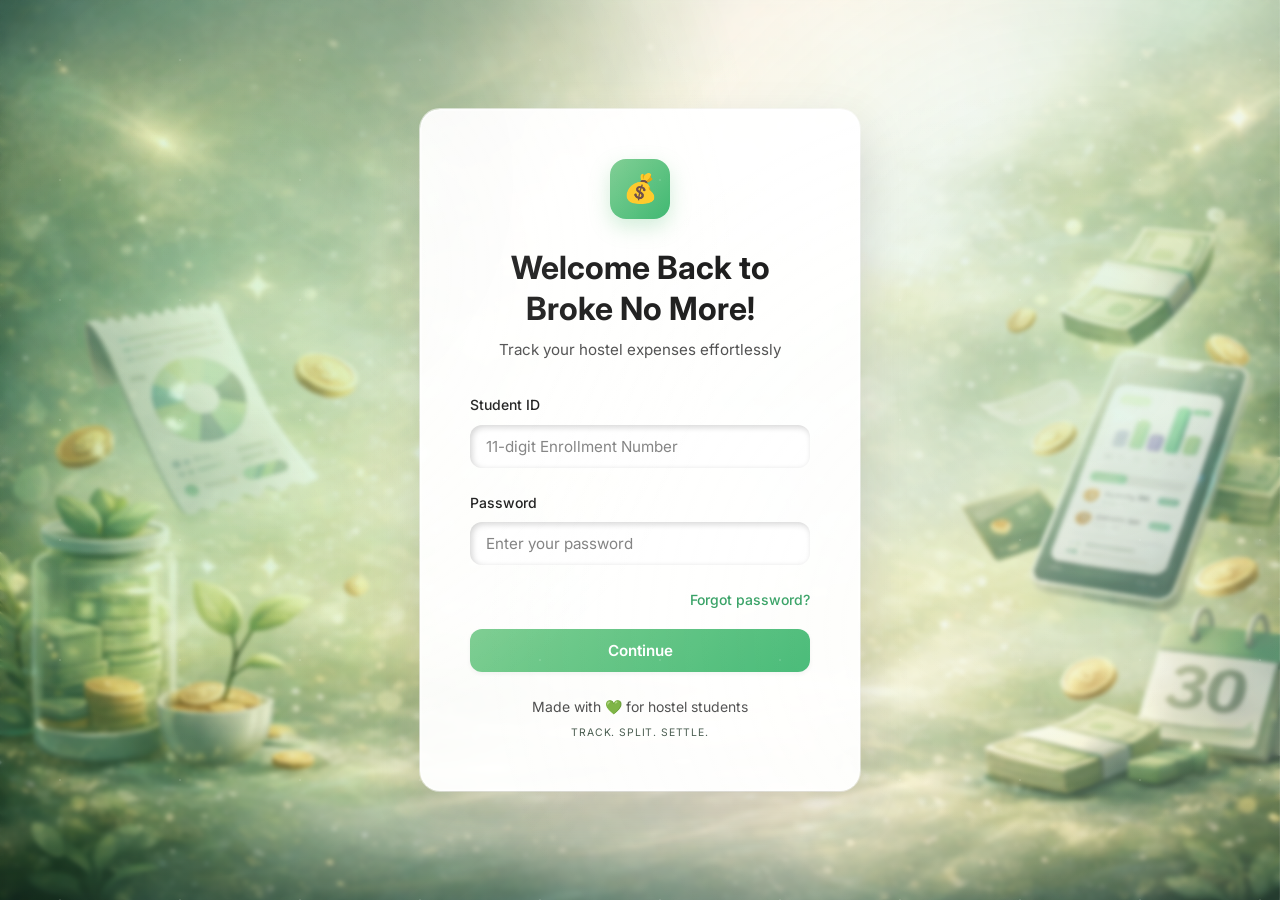
<file: index.html>
<!DOCTYPE html>
<html lang="en">
<head>
  <meta charset="UTF-8">
  <meta name="viewport" content="width=device-width, initial-scale=1.0">
  <title>Login - Hostel Expense Manager</title>
  <link rel="icon" type="image/png" href="icon.png">
  <link rel="preconnect" href="https://fonts.googleapis.com">
  <link rel="preconnect" href="https://fonts.gstatic.com" crossorigin>
  <link href="https://fonts.googleapis.com/css2?family=Inter:wght@400;500;600;700&display=swap" rel="stylesheet">
  <link rel="stylesheet" href="styles.css">
</head>
<body>

<div class="ambient-overlay"></div>
  <div class="login-container">
    <div class="login-card">
      <div class="login-logo">💰</div>
      
      <div class="login-header">
        <h1>Welcome Back to Broke No More!</h1>
        <p>Track your hostel expenses effortlessly</p>
      </div>

      <form id="loginForm">
        <div class="form-group">
          <label for="studentId" class="form-label">Student ID</label>
          <input 
            type="text" 
            id="studentId" 
            class="form-input" 
            placeholder="11-digit Enrollment Number"
            required
          >
        </div>

        <div class="form-group">
          <label for="password" class="form-label">Password</label>
          <input 
            type="password" 
            id="password" 
            class="form-input" 
            placeholder="Enter your password"
            required
          >
        </div>

        <div class="forgot-password">
          <a href="#">Forgot password?</a>
        </div>

        <button type="submit" class="btn btn-primary" style="width: 100%; margin-top: 8px;">
          Continue
        </button>
      </form>
       <p class="text-center text-muted" style="margin-top: 24px; font-size: 0.875rem;">
         Made with 💚 for hostel students
       </p>
       <p class="product-signature">Track. Split. Settle.</p>
    </div>
  </div>

  <script src="data.js"></script>
  <script src="index.js"></script>
</body>
</html>
</file>
<file: styles.css>
:root {
  
  --mint-soft: 135 45% 85%;     
  --peach-soft: 30 70% 88%;    
  --aqua-soft: 190 55% 85%;     
  --pink-soft: 350 55% 88%;     
   
  --primary: 135 45% 65%;           
  --primary-hover: 135 45% 55%;    
  --primary-light: 135 45% 85%;     
  --primary-glow: 145 50% 48%;     
  
  --accent: 150 55% 70%;            
  --accent-light: 150 50% 96%;     
  
  --background: 135 45% 90%;       
  --surface: 0 0% 100%;             
  --border: 210 10% 70%;           
  
  --foreground: 0 0% 10%;           
  --foreground-muted: 0 0% 30%;     
  --foreground-light: 0 0% 50%;     
  
  --success: 145 55% 38%;           
  --warning: 45 95% 55%;            
  --danger: 0 72% 55%;             
  
  --shadow-sm: 0 2px 4px hsl(210 10% 25% / 0.06);
  --shadow-md: 0 4px 12px hsl(210 10% 25% / 0.08);
  --shadow-lg: 0 8px 24px hsl(210 10% 25% / 0.12);
  --shadow-glow: 0 0 24px hsl(var(--primary-glow) / 0.15);
  
  --radius-sm: 8px;
  --radius-md: 12px;
  --radius-lg: 16px;
  --radius-xl: 20px;
  --radius-full: 9999px;
  
  
  --transition: 0.2s cubic-bezier(0.4, 0, 0.2, 1);
  --transition-slow: 0.3s cubic-bezier(0.4, 0, 0.2, 1);
  
  --spacing-xs: 4px;
  --spacing-sm: 8px;
  --spacing-md: 16px;
  --spacing-lg: 24px;
  --spacing-xl: 32px;
  --spacing-2xl: 48px;
}



* {
  margin: 0;
  padding: 0;
  box-sizing: border-box;
}

html {
  font-size: 16px;
  -webkit-font-smoothing: antialiased;
  -moz-osx-font-smoothing: grayscale;
}

body {
  font-family: 'Inter', -apple-system, BlinkMacSystemFont, 'Segoe UI', system-ui, sans-serif;
  background-image: url("./BG_img.png") center/cover no-repeat fixed;
  line-height: 1.6;
  min-height: 100vh;
  overflow-x: hidden;
}



h1, h2, h3, h4, h5, h6 {
  font-weight: 600;
  line-height: 1.3;
  color: hsl(var(--foreground));
}

h1 {
  font-size: 2rem;
  font-weight: 700;
}

h2 {
  font-size: 1.5rem;
}

h3 {
  font-size: 1.25rem;
}

h4 {
  font-size: 1.125rem;
}

p {
  line-height: 1.6;
  color: hsl(var(--foreground-muted));
}

.text-muted {
  color: hsl(var(--foreground-muted));
  font-size: 0.875rem;
}

.text-light {
  color: hsl(var(--foreground-light));
  font-size: 0.875rem;
}



.ambient-overlay {
  position: fixed;
  inset: 0;
  background: radial-gradient(
      circle at 20% 30%,
      rgba(255,255,255,0.15),
      transparent 40%
    ),
    radial-gradient(
      circle at 80% 70%,
      rgba(255,255,255,0.12),
      transparent 45%
    );
  animation: ambientMove 20s ease-in-out infinite alternate;
  pointer-events: none;
  z-index: 1;
}

@keyframes ambientMove {
  0% {
    transform: translate(0px, 0px);
  }
  100% {
    transform: translate(-20px, -15px);
  }
}

body::before {
  content: "";
  position: fixed;
  inset: 0;
  background-image: radial-gradient(
    rgba(255,255,255,0.12) 1px,
    transparent 1px
  );
  background-size: 120px 120px;
  animation: grainDrift 18s linear infinite;
  pointer-events: none;
  z-index: 2;
}

@keyframes grainDrift {
  from {
    background-position: 0 0;
  }
  to {
    background-position: 120px 120px;
  }
}

.login-container {
  min-height: 100vh;
  display: flex;
  align-items: center;
  justify-content: center;
  background-image: url("BG_img.png");
  background-size: cover;
  backdrop-filter: blur(7px);
  background-position: center;
  background-repeat: no-repeat;
  padding: var(--spacing-lg);
  animation: bgMove 14s ease infinite;
  position: relative;
  overflow: hidden;
}

.login-header h1 {
  animation: textRise 0.8s ease forwards;
}

.login-header p {
  animation: textFade 1s ease forwards;
}

@keyframes textRise {
  from {
    opacity: 0;
    transform: translateY(20px);
  }
  to {
    opacity: 1;
    transform: translateY(0);
  }
}

@keyframes textFade {
  from { opacity: 0; }
  to { opacity: 1; }
}

.login-container::after {
  content: "";
  position: absolute;
  inset: 0;
  background: radial-gradient(
    circle at 20% 20%,
    rgba(34,197,94,0.15),
    transparent 40%
  );
  animation: bgMove 8s ease-in-out infinite alternate;
  pointer-events: none;
}

.login-container::before {
  content: '';
  position: absolute;
  inset: 0;
  background:
    radial-gradient(circle at 15% 60%, rgba(34,197,94,0.12), transparent 40%),
    radial-gradient(circle at 85% 40%, rgba(16,185,129,0.12), transparent 40%);
  z-index: 0;
  backdrop-filter: blur(2px);

}

.login-card {
  position: relative;
  z-index: 5;
  background: rgba(255, 255, 255, 0.95);

  border-radius: var(--radius-xl);
  padding: var(--spacing-2xl);
  width: 100%;
  max-width: 440px;
  box-shadow:  0 20px 50px rgba(0,0,0,0.15),
    0 0 0 1px rgba(255,255,255,0.6);
  border: 2px solid rgba(255, 255, 255, 0.3);
  animation: cardFloat 6s ease-in-out infinite;

}

@keyframes cardFloat {
  0%, 100% {
    transform: translateY(0);
  }
  50% {
    transform: translateY(-6px);
  }
}

.login-card:hover {
  transform: translateY(-10px) scale(1.02);
  box-shadow: 0 15px 40px rgba(0,0,0,0.25);
  transition: transform 0.3s ease, box-shadow 0.3s ease;
}

.login-logo {
  width: 60px;
  height: 60px;
  margin-bottom: 20px;
  animation: float 1s ease-in-out infinite;
  background: linear-gradient(135deg, hsl(var(--primary)), hsl(var(--primary-glow)));
  border-radius: 16px;
  display: flex;
  align-items: center;
  justify-content: center;
  font-size: 1.75rem;
  margin: 0 auto 28px;
  box-shadow: 0 8px 20px hsl(var(--primary) / 0.35);
}

.login-header {
  text-align: center;
  margin-bottom: 32px;
}

.login-header h1 {
  margin-bottom: var(--spacing-sm);
  color: hsl(var(--foreground));
}

.login-header p {
  color: hsl(var(--foreground-muted));
  font-size: 0.95rem;
}

.login-button {
  width: 100%;
  background: linear-gradient(
    135deg,
    hsl(var(--primary)),
    hsl(var(--primary-glow))
  );
  border: none;
  border-radius: var(--radius-md);
  box-shadow:
    0 10px 25px hsl(var(--primary) / 0.35);
  padding: 14px 24px;
  color: white;
  font-size: 1rem;
  font-weight: 600;
  cursor: pointer;
  transition: 
    transform 0.25s ease,
    box-shadow 0.25s ease,
    filter 0.25s ease;
}

.login-button:hover {
  box-shadow:  0 15px 35px hsl(var(--primary) / 0.45);
  filter: brightness(1.05);
  transform: translateY(-2px);
}

.login-button:active {
  transform: translateY(0);
  box-shadow:
    0 8px 20px hsl(var(--primary) / 0.3);
}


.forgot-password {
  display: flex;
  justify-content: flex-end;
  text-align: right;
  margin-top: 2px;
  margin-bottom: 10px;
}

.forgot-password a {
  font-size: 0.85rem;
  color: #2f9e5f;
  text-decoration: none;
  font-weight: 500;
  font-size: 14px;
}

.forgot-password a:hover {
  text-decoration: underline;
  color: #278a52; 
}



.app-container {
  display: flex;
  min-height: 100vh;
  background: hsl(var(--background));
}

.sidebar {
  width: 260px;
  background: rgba(255, 255, 255, 0.85);
  backdrop-filter: blur(8px);
  border-right: 1px solid rgba(0,0,0,0.05);
  padding: var(--spacing-lg);
  display: flex;
  flex-direction: column;
  position: fixed;
  min-height: 100vh;
  left: 0;
  top: 0;
}

.sidebar-logo {
  display: flex;
  align-items: center;
  gap: var(--spacing-md);
  margin-bottom: var(--spacing-2xl);
  padding-bottom: var(--spacing-lg);
  border-bottom: 1px solid hsl(var(--border));
}

.logo-icon {
  width: 40px;
  height: 40px;
  background: linear-gradient(135deg, hsl(var(--primary)), hsl(var(--primary-glow)));
  border-radius: var(--radius-md);
  display: flex;
  align-items: center;
  justify-content: center;
  font-size: 1.25rem;
  flex-shrink: 0;
}

.logo-text h3 {
  font-size: 1.125rem;
  color: hsl(var(--foreground));
  margin-bottom: 2px;
}

.logo-text p {
  font-size: 0.75rem;
  color: hsl(var(--foreground-muted));
}

.nav-menu {
  list-style: none;
  flex: 1;
}

.nav-item {
  margin-bottom: var(--spacing-sm);
}

.nav-link {
  display: flex;
  align-items: center;
  gap: var(--spacing-md);
  padding: var(--spacing-md);
  border-radius: var(--radius-md);
  text-decoration: none;
  color: hsl(var(--foreground-muted));
  font-weight: 500;
  transition: all var(--transition);
  cursor: pointer;
}

.nav-link:hover {
  background: hsl(var(--accent-light));
  color: hsl(var(--primary));
}

.nav-link.active {
  background: linear-gradient(135deg, hsl(var(--primary)), hsl(var(--primary-glow)));
  color: white;
  box-shadow: var(--shadow-glow);
}

.nav-icon {
  font-size: 1.25rem;
  width: 24px;
  text-align: center;
}

.main-content {
  flex: 1;
  margin-left: 260px;
  padding: var(--spacing-xl);
  min-height: 100vh;
  overflow-y: auto;
}

.page-header {
  margin-bottom: var(--spacing-xl);
}

.page-header h1 {
  margin-bottom: var(--spacing-sm);
}

.page-header p {
  font-size: 1rem;
}


.card {
  background: rgba(255, 255, 255, 0.92);
  border-radius: 16px;
  box-shadow: 0 10px 30px rgba(0,0,0,0.06);
  padding: var(--spacing-lg);

  border: 1px solid hsl(var(--border));
  transition: all var(--transition);
  margin-bottom: 24px;
}

.card:hover {
  box-shadow: var(--shadow-md);
}

.card-header {
  margin-bottom: var(--spacing-lg);
  padding-bottom: var(--spacing-md);
  border-bottom: 1px solid hsl(var(--border));
}

.card-header h3 {
  font-size: 1.125rem;
  color: hsl(var(--foreground));
}

.card-body {
  padding: 0;
}

.card-grid {
  display: grid;
  grid-template-columns: repeat(auto-fit, minmax(280px, 1fr));
  gap: var(--spacing-lg);
  margin-bottom: var(--spacing-xl);
}


.stat-card {
  display: flex;
  flex-direction: column;
  gap: var(--spacing-md);
}

.stat-card .stat-icon {
  width: 48px;
  height: 48px;
  border-radius: var(--radius-md);
  display: flex;
  align-items: center;
  justify-content: center;
  font-size: 1.5rem;
  margin-bottom: var(--spacing-sm);
}

.stat-card.primary .stat-icon {
  background: linear-gradient(135deg, hsl(var(--primary) / 0.1), hsl(var(--primary-glow) / 0.1));
  color: hsl(var(--primary));
}

.stat-card.success .stat-icon {
  background: hsl(var(--success) / 0.1);
  color: hsl(var(--success));
}

.stat-card.warning .stat-icon {
  background: hsl(var(--warning) / 0.1);
  color: hsl(var(--warning));
}

.stat-card.danger .stat-icon {
  background: hsl(var(--danger) / 0.1);
  color: hsl(var(--danger));
}

.stat-label {
  font-size: 0.875rem;
  color: hsl(var(--foreground-muted));
  font-weight: 500;
}

.stat-value {
  font-size: 1.875rem;
  font-weight: 700;
  color: hsl(var(--foreground));
}

.stat-change {
  font-size: 0.875rem;
  font-weight: 500;
  display: inline-flex;
  align-items: center;
  gap: 4px;
}

.stat-change.positive {
  color: hsl(var(--success));
}

.stat-change.negative {
  color: hsl(var(--danger));
}


.form-group {
  margin-bottom: var(--spacing-lg);
}

.form-label {
  display: block;
  margin-bottom: var(--spacing-sm);
  font-weight: 500;
  color: hsl(var(--foreground));
  font-size: 0.875rem;
}

.form-input,
.form-select,
.form-textarea {
  width: 100%;
  padding: 12px 16px;
  border: 1.5px solid hsl(var(--border));
  border-radius: var(--radius-md);
  font-size: 0.95rem;
  font-family: inherit;
  background: hsl(var(--surface));
  color: hsl(var(--foreground));
  transition: all var(--transition);
}

.form-input:focus,
.form-select:focus,
.form-textarea:focus {
  outline: none;
  border-color: hsl(var(--primary));
  box-shadow: 0 0 0 3px hsl(var(--primary) / 0.1);
}

.form-textarea {
  resize: vertical;
  min-height: 100px;
}

::placeholder {
  color: hsl(var(--foreground-light));
}

.product-signature {
  animation-delay: 0.8s;
  margin-top: 6px;
  font-size: 0.65rem;
  letter-spacing: 0.08em;
  text-transform: uppercase;
  color: #082211;
  opacity: 0.75;
  text-align: center;
}


.btn {
  display: inline-flex;
  align-items: center;
  justify-content: center;
  gap: var(--spacing-sm);
  padding: 12px 24px;
  border: none;
  border-radius: var(--radius-md);
  font-size: 0.95rem;
  font-weight: 600;
  font-family: inherit;
  cursor: pointer;
  transition: all var(--transition);
  text-decoration: none;
  white-space: nowrap;
}

.btn-primary {
  background: linear-gradient(135deg, hsl(var(--primary)), hsl(var(--primary-glow)));
  color: white;
  box-shadow: var(--shadow-sm);
  overflow: hidden;
  transition: transform 0.25s ease;
  position: relative;
}

.btn-primary::after {
  content: "";
  position: absolute;
  inset: 0;
  background: linear-gradient(
    120deg,
    transparent,
    rgba(255,255,255,0.5),
    transparent
  );
  transform: translateX(-100%);
}

.btn-primary:hover::after {
  transform: translateX(100%);
  transition: transform 0.6s ease;
}

.btn-primary:hover {
  transform: translateY(-3px);
  box-shadow: var(--shadow-glow), var(--shadow-md);
}

.btn-primary:active {
  transform: translateY(0);
}

.btn-secondary {
  background: hsl(var(--surface));
  color: hsl(var(--foreground));
  border: 1.5px solid hsl(var(--border));
}

.btn-secondary:hover {
  border-color: hsl(var(--primary));
  color: hsl(var(--primary));
  background: hsl(var(--accent-light));
}

.btn-ghost {
  background: transparent;
  color: hsl(var(--foreground-muted));
  padding: 8px 16px;
}

.btn-ghost:hover {
  background: hsl(var(--accent-light));
  color: hsl(var(--primary));
}

.btn-danger {
  background: hsl(var(--danger));
  color: white;
}

.btn-danger:hover {
  background: hsl(0 72% 48%);
}

.btn-sm {
  padding: 8px 16px;
  font-size: 0.875rem;
}

.btn-icon {
  width: 40px;
  height: 40px;
  padding: 0;
  border-radius: var(--radius-md);
}


.progress-bar {
  width: 100%;
  height: 12px;
  background: hsl(var(--sage-light));
  border-radius: var(--radius-full);
  overflow: hidden;
  margin: var(--spacing-md) 0;
}

.progress-fill {
  height: 100%;
  background: linear-gradient(90deg, hsl(var(--primary)), hsl(var(--primary-glow)));
  border-radius: var(--radius-full);
  transition: width var(--transition-slow);
}

.progress-fill.warning {
  background: linear-gradient(90deg, hsl(var(--warning)), hsl(45 95% 65%));
}

.progress-fill.danger {
  background: linear-gradient(90deg, hsl(var(--danger)), hsl(0 72% 65%));
}



.category-bars {
  display: flex;
  flex-direction: column;
  gap: var(--spacing-lg);
}

.category-bar-item {
  display: flex;
  flex-direction: column;
  gap: var(--spacing-sm);
}

.category-bar-header {
  display: flex;
  justify-content: space-between;
  align-items: center;
}

.category-bar-label {
  display: flex;
  align-items: center;
  gap: var(--spacing-sm);
  font-weight: 500;
  color: hsl(var(--foreground));
}

.category-bar-icon {
  font-size: 1.25rem;
}

.category-bar-amount {
  font-weight: 600;
  color: hsl(var(--foreground));
}

.category-bar {
  height: 8px;
  background: hsl(var(--sage-light));
  border-radius: var(--radius-full);
  overflow: hidden;
}

.category-bar-fill {
  height: 100%;
  background: linear-gradient(90deg, hsl(var(--primary)), hsl(var(--primary-glow)));
  border-radius: var(--radius-full);
  transition: width var(--transition-slow);
}


.filters {
  display: flex;
  flex-wrap: wrap;
  gap: var(--spacing-sm);
  margin-bottom: var(--spacing-xl);
}

.filter-pill {
  padding: 8px 16px;
  border-radius: var(--radius-full);
  background: hsl(var(--surface));
  border: 1.5px solid hsl(var(--border));
  color: hsl(var(--foreground-muted));
  font-size: 0.875rem;
  font-weight: 500;
  cursor: pointer;
  transition: all var(--transition);
  white-space: nowrap;
}

.filter-pill:hover {
  border-color: hsl(var(--primary));
  color: hsl(var(--primary));
  background: hsl(var(--accent-light));
}

.filter-pill.active {
  background: linear-gradient(135deg, hsl(var(--primary)), hsl(var(--primary-glow)));
  color: white;
  border-color: transparent;
}



.expense-list {
  display: flex;
  flex-direction: column;
  gap: var(--spacing-md);
}

.expense-card {
  display: flex;
  align-items: center;
  justify-content: space-between;
  padding: var(--spacing-lg);
  background: hsl(var(--surface));
  border: 1px solid hsl(var(--border));
  border-radius: var(--radius-lg);
  transition: all var(--transition);
  cursor: pointer;
}

.expense-card:hover {
  border-color: hsl(var(--primary));
  box-shadow: var(--shadow-md);
}

.expense-card-left {
  display: flex;
  align-items: center;
  gap: var(--spacing-md);
  flex: 1;
}

.expense-icon {
  width: 48px;
  height: 48px;
  border-radius: var(--radius-md);
  display: flex;
  align-items: center;
  justify-content: center;
  font-size: 1.5rem;
  background: hsl(var(--accent-light));
  color: hsl(var(--primary));
  flex-shrink: 0;
}

.expense-header {
  display: flex;
  align-items: center;
  position: relative;
}

.expense-date-wrapper {
  margin-left: auto;
  margin-right: 28px;
  display: flex;
  flex-direction: column;
  align-items: flex-end;
}

.expense-date {
  padding: 6px 12px;
  font-size: 13px;
  border-radius: 999px;
  border: 1.5px solid #22c55e;
  background-color: #f5fffb;
  color: #065f46;
}


.expense-date:focus {
  outline: none;
  border-color: #22c55e;
  box-shadow: 0 0 0 2px rgba(34, 197, 94, 0.25);
}


.expense-date-hint {
  font-size: 11px;
  color: #6b7280;
  margin-top: 3px;
}

.expense-date,
.expense-date-display {
  font-family: 'Nunito', 'Segoe UI', system-ui, sans-serif;
  font-weight: 600;
}

.expense-details {
  flex: 1;
  min-width: 0;
}

.expense-title {
  font-weight: 600;
  color: hsl(var(--foreground));
  margin-bottom: 4px;
}

.expense-meta {
  display: flex;
  align-items: center;
  gap: var(--spacing-md);
  flex-wrap: wrap;
}

.expense-date,
.expense-payer {
  font-size: 0.875rem;
  color: hsl(var(--foreground-muted));
  display: flex;
  align-items: center;
  gap: 4px;
}

.expense-tags {
  display: flex;
  gap: var(--spacing-sm);
  margin-top: 4px;
}

.tag {
  padding: 4px 10px;
  border-radius: var(--radius-full);
  font-size: 0.75rem;
  font-weight: 500;
}

.tag-category {
  background: hsl(var(--primary) / 0.1);
  color: hsl(var(--primary));
}

.tag-shared {
  background: hsl(var(--warning) / 0.1);
  color: hsl(var(--warning));
}

.tag-personal {
  background: hsl(210 10% 85%);
  color: hsl(var(--foreground-muted));
}

.expense-amount {
  text-align: right;
  flex-shrink: 0;
}

.expense-total {
  font-size: 1.125rem;
  font-weight: 700;
  color: hsl(var(--foreground));
  margin-bottom: 4px;
}

.expense-share {
  font-size: 0.875rem;
  color: hsl(var(--foreground-muted));
}




.roommate-list {
  display: grid;
  grid-template-columns: repeat(auto-fill, minmax(250px, 1fr));
  gap: var(--spacing-lg);
}

.roommate-card {
  display: flex;
  align-items: center;
  gap: var(--spacing-md);
  padding: var(--spacing-lg);
  background: hsl(var(--surface));
  border: 1px solid hsl(var(--border));
  border-radius: var(--radius-lg);
  transition: all var(--transition);
}

.roommate-card:hover {
  border-color: hsl(var(--primary));
  box-shadow: var(--shadow-md);
}

.roommate-avatar {
  width: 56px;
  height: 56px;
  border-radius: var(--radius-full);
  display: flex;
  align-items: center;
  justify-content: center;
  font-size: 1.5rem;
  font-weight: 700;
  color: white;
  flex-shrink: 0;
}

.roommate-info {
  flex: 1;
  min-width: 0;
}

.roommate-name {
  font-weight: 600;
  color: hsl(var(--foreground));
  margin-bottom: 4px;
  display: flex;
  align-items: center;
  gap: var(--spacing-sm);
}

.badge-you {
  padding: 2px 8px;
  border-radius: var(--radius-full);
  background: linear-gradient(135deg, hsl(var(--primary)), hsl(var(--primary-glow)));
  color: white;
  font-size: 0.7rem;
  font-weight: 600;
}

.roommate-actions {
  display: flex;
  gap: var(--spacing-sm);
}



.settlement-list {
  display: flex;
  flex-direction: column;
  gap: var(--spacing-md);
}

.settlement-card {
  display: flex;
  align-items: center;
  justify-content: space-between;
  padding: var(--spacing-lg);
  background: hsl(var(--surface));
  border: 1px solid hsl(var(--border));
  border-radius: var(--radius-lg);
  transition: all var(--transition);
}

.settlement-card:hover {
  box-shadow: var(--shadow-md);
}

.settlement-card.owe {
  border-left: 4px solid hsl(var(--danger));
}

.settlement-card.owed {
  border-left: 4px solid hsl(var(--success));
}

.settlement-left {
  display: flex;
  align-items: center;
  gap: var(--spacing-md);
  flex: 1;
}

.settlement-avatar {
  width: 48px;
  height: 48px;
  border-radius: var(--radius-full);
  display: flex;
  align-items: center;
  justify-content: center;
  font-size: 1.25rem;
  font-weight: 700;
  color: white;
  flex-shrink: 0;
}

.settlement-details {
  flex: 1;
}

.settlement-text {
  font-weight: 600;
  color: hsl(var(--foreground));
  margin-bottom: 4px;
}

.settlement-date {
  font-size: 0.875rem;
  color: hsl(var(--foreground-muted));
}

.settlement-amount {
  font-size: 1.5rem;
  font-weight: 700;
  margin: 0 var(--spacing-lg);
}

.settlement-amount.owe {
  color: hsl(var(--danger));
}

.settlement-amount.owed {
  color: hsl(var(--success));
}

.settlement-actions {
  display: flex;
  gap: var(--spacing-sm);
}

.empty-state {
  text-align: center;
  padding: var(--spacing-2xl);
}

.empty-icon {
  font-size: 4rem;
  margin-bottom: var(--spacing-lg);
  opacity: 0.5;
}

.empty-state h3 {
  margin-bottom: var(--spacing-sm);
  color: hsl(var(--foreground));
}

.empty-state p {
  margin-bottom: var(--spacing-xl);
  color: hsl(var(--foreground-muted));
}


.modal-overlay {
  position: fixed;
  inset: 0;
  background: rgba(0, 0, 0, 0.5);
  display: flex;
  align-items: center;
  justify-content: center;
  z-index: 1000;
  padding: var(--spacing-lg);
  backdrop-filter: blur(4px);
}

.modal {
  background: hsl(var(--surface));
  border-radius: var(--radius-xl);
  padding: var(--spacing-xl);
  width: 100%;
  max-width: 500px;
  max-height: 90vh;
  overflow-y: auto;
  box-shadow: var(--shadow-lg);
}

.modal-header {
  display: flex;
  justify-content: space-between;
  align-items: center;
  margin-bottom: var(--spacing-xl);
}

.modal-header h2 {
  color: hsl(var(--foreground));
}

.modal-close {
  width: 36px;
  height: 36px;
  border-radius: var(--radius-md);
  border: none;
  background: transparent;
  color: hsl(var(--foreground-muted));
  cursor: pointer;
  display: flex;
  align-items: center;
  justify-content: center;
  font-size: 1.5rem;
  transition: all var(--transition);
}

.modal-close:hover {
  background: hsl(var(--accent-light));
  color: hsl(var(--primary));
}

.modal-footer {
  display: flex;
  gap: var(--spacing-md);
  justify-content: flex-end;
  margin-top: var(--spacing-xl);
}



.hidden {
  display: none !important;
}

.flex {
  display: flex;
}

.flex-col {
  flex-direction: column;
}

.items-center {
  align-items: center;
}

.justify-between {
  justify-content: space-between;
}

.gap-sm {
  gap: var(--spacing-sm);
}

.gap-md {
  gap: var(--spacing-md);
}

.gap-lg {
  gap: var(--spacing-lg);
}

.mt-auto {
  margin-top: auto;
}

.text-center {
  text-align: center;
}


@media (max-width: 1024px) {
  body {
    font-size: 14px;
  }
  
  .sidebar {
    width: 220px;
  }
  
  .main-content {
    margin-left: 220px;
    padding: var(--spacing-lg);
  }
  
  .card-grid {
    grid-template-columns: 1fr 1fr;
  }
}


.form-input {
  transition: 
    box-shadow 0.3s ease,
    transform 0.3s ease;
}

.form-input:focus {
   transform: translateY(-2px);
   box-shadow:
    0 10px 20px rgba(0,0,0,0.15),
    0 0 0 3px rgba(34,197,94,0.35);
}

.form-input {
  background: rgba(255,255,255,0.75);
  color: #1f2937;
  border: none;

  box-shadow:
    inset 2px 2px 6px rgba(0,0,0,0.18),
    inset -2px -2px 6px rgba(255,255,255,0.7);
}


.form-group.floating .form-label {
  transition: 
    top 0.3s cubic-bezier(0.16, 1, 0.3, 1),
    font-size 0.3s ease,
    color 0.3s ease;
}

@media (max-width: 768px) {

  body {
    font-size: 14px;
  }

  .container {
    padding: 16px;
  }

  h1, h2, h3 {
    line-height: 1.2;
  }

  header {
    flex-direction: column;
    align-items: flex-start;
    gap: 12px;
  }

  .profile {
    align-self: flex-end;
  }

  .card {
    padding: 16px;
  }

  .card.large {
    padding: 18px;
  }

  .stats {
    grid-template-columns: 1fr;
    gap: 12px;
  }

  .progress-bar {
    height: 10px;
  }

  .category {
    margin-bottom: 14px;
  }

  .bar {
    height: 8px;
  }

  button,
  .add-btn,
  .add-expense,
  .add-roommate {
    width: 100%;
    font-size: 15px;
    padding: 14px;
  }

  .bottom-nav {
    height: 56px;
    font-size: 12px;
  }

  .bottom-nav a,
  .bottom-nav span {
    flex-direction: column;
    gap: 4px;
  }

  .expense-card,
  .settlement-card,
  .roommate-card {
    flex-direction: column;
    align-items: flex-start;
    gap: 10px;
  }

}

.charts-container {
  display: grid;
  grid-template-columns: 1fr 1fr;
  gap: 20px;
  margin-top: 24px;
  margin-bottom: 40px;
}

.chart-card {
  background: white;
  border-radius: 14px;
  padding: 16px;
  box-shadow: 0 8px 20px rgba(0, 0, 0, 0.06);
}

.chart-card h3 {
  font-size: 15px;
  margin-bottom: 12px;
}

.chart-card canvas {
  height: 350px !important;
}

.chart-card {
  display: flex;
  flex-direction: column;
  gap: 12px;
}


.empty-state {
  background: #ffffff;
  border-radius: 16px;
  padding: 40px;
  text-align: center;
  color: #6b7280;
  margin-top: 20px;
}

.empty-state p {
  font-size: 18px;
  font-weight: 600;
  margin-bottom: 6px;
}

.empty-state span {
  font-size: 14px;
}
</file>
